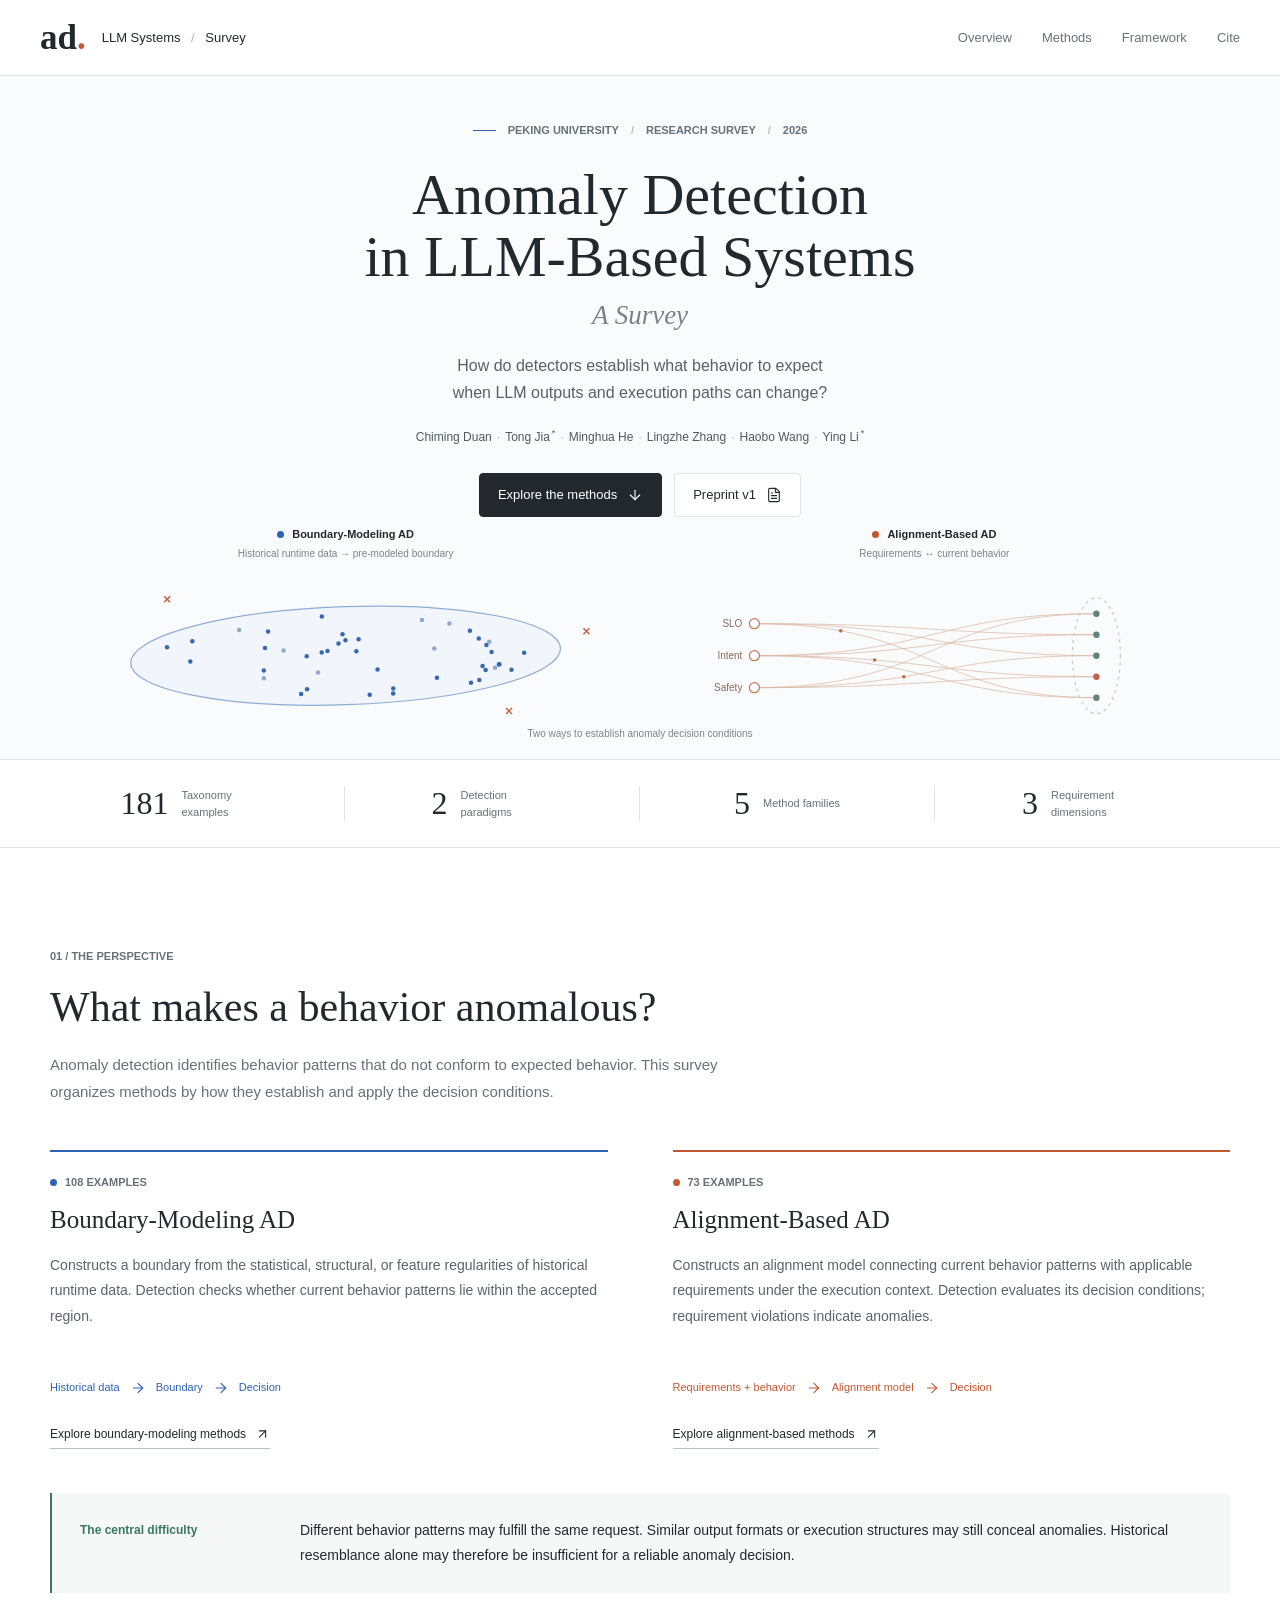
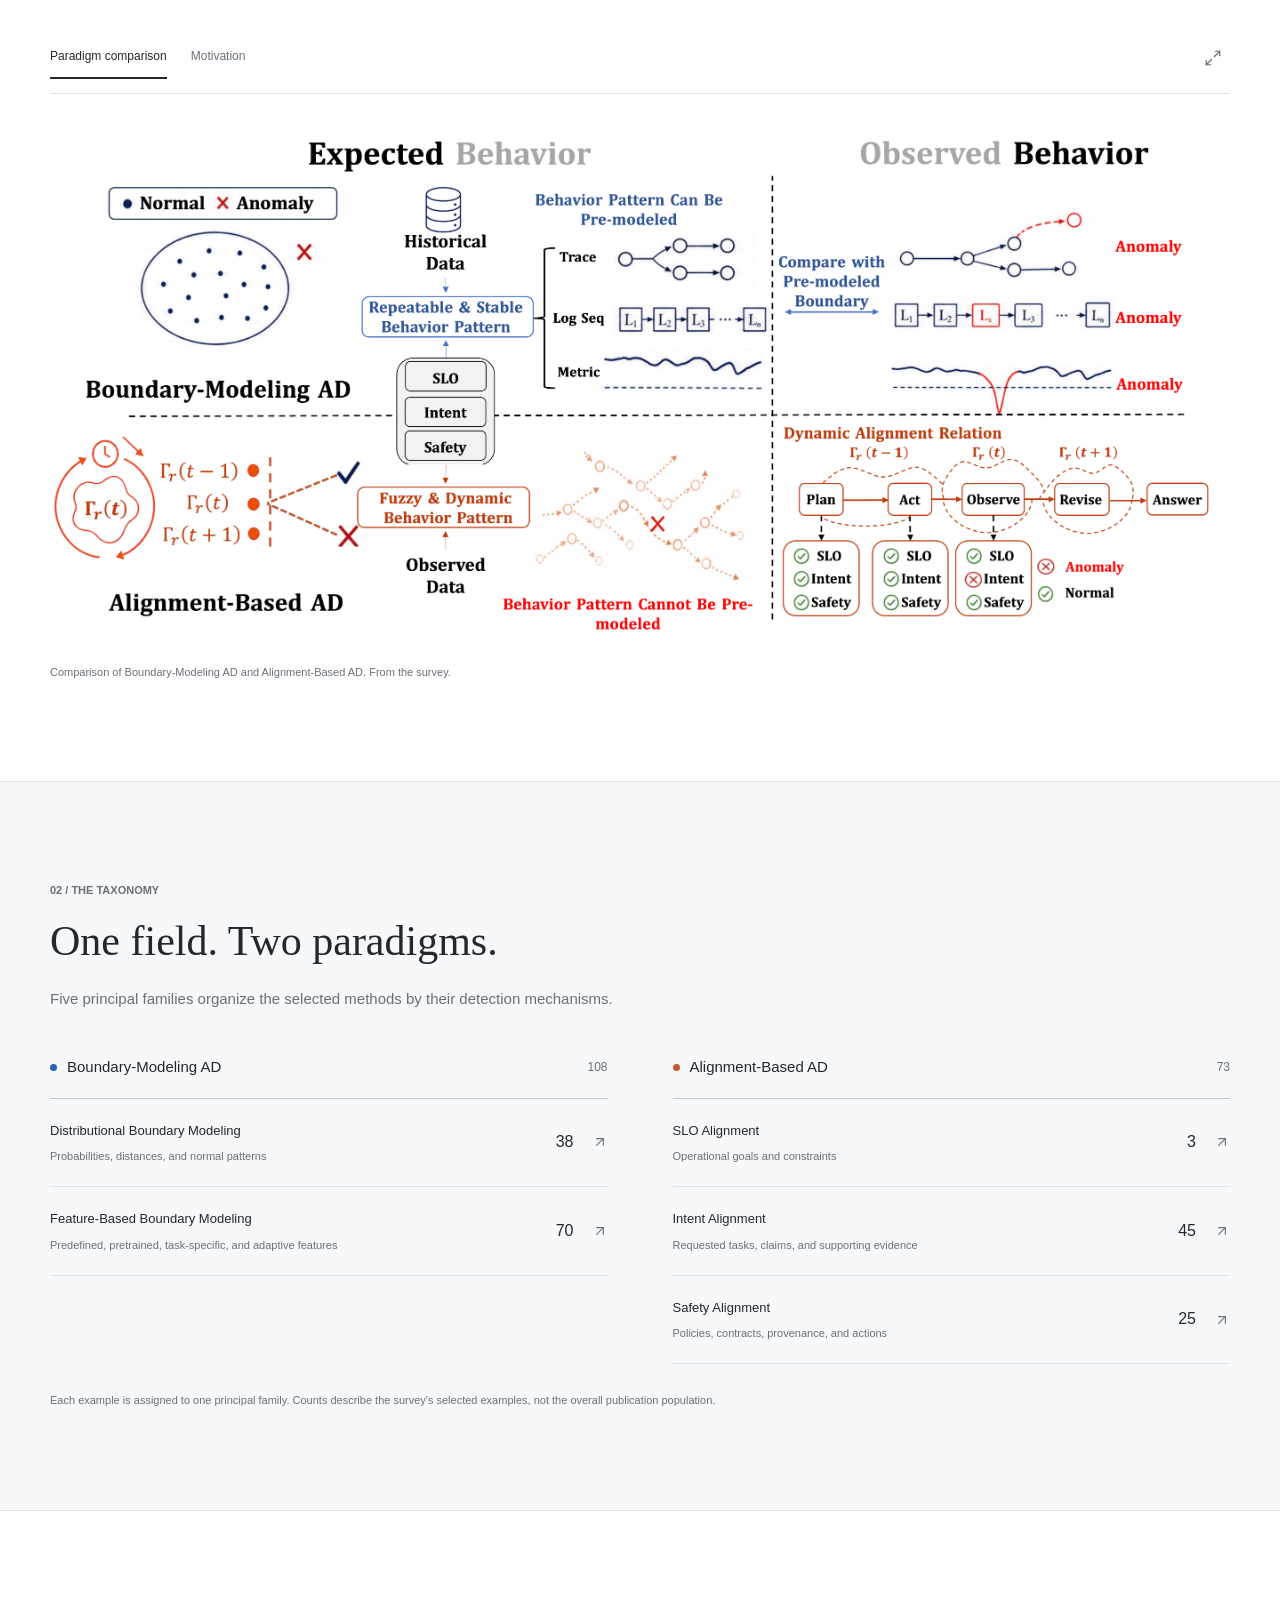
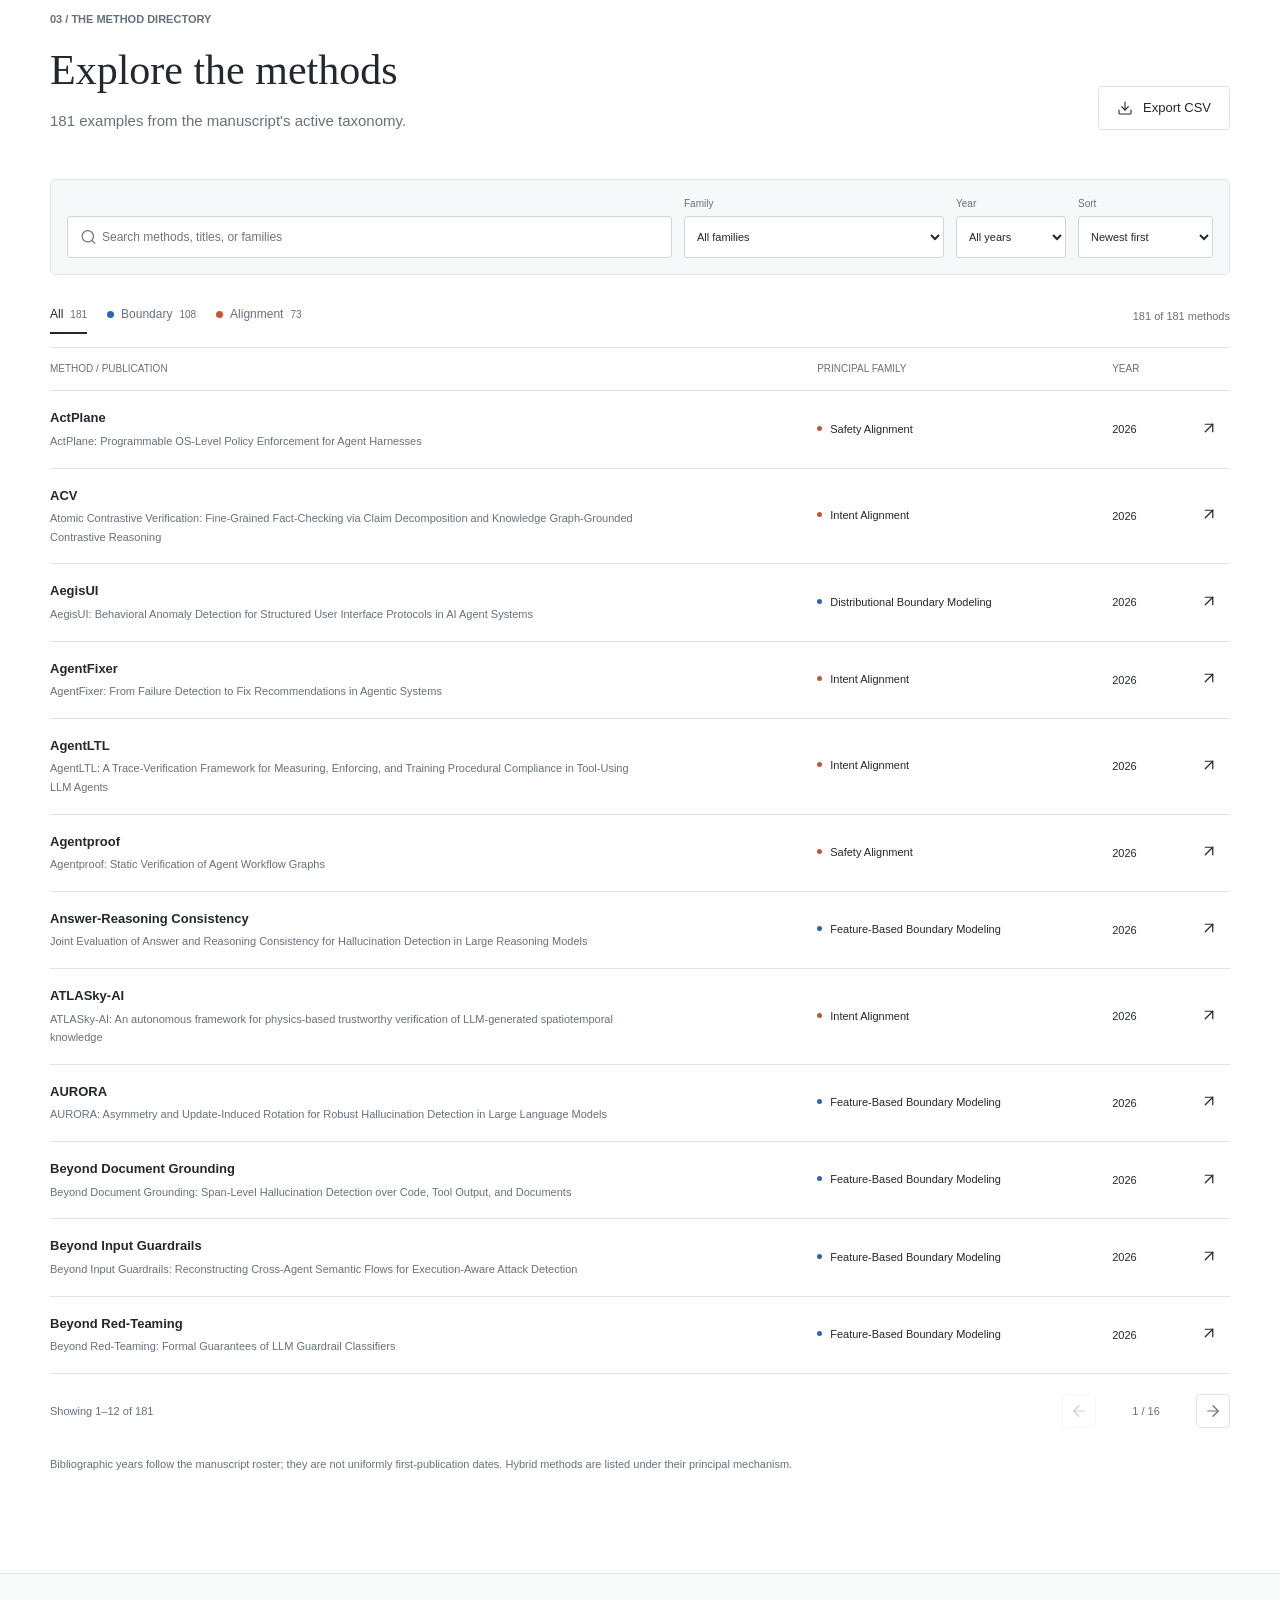
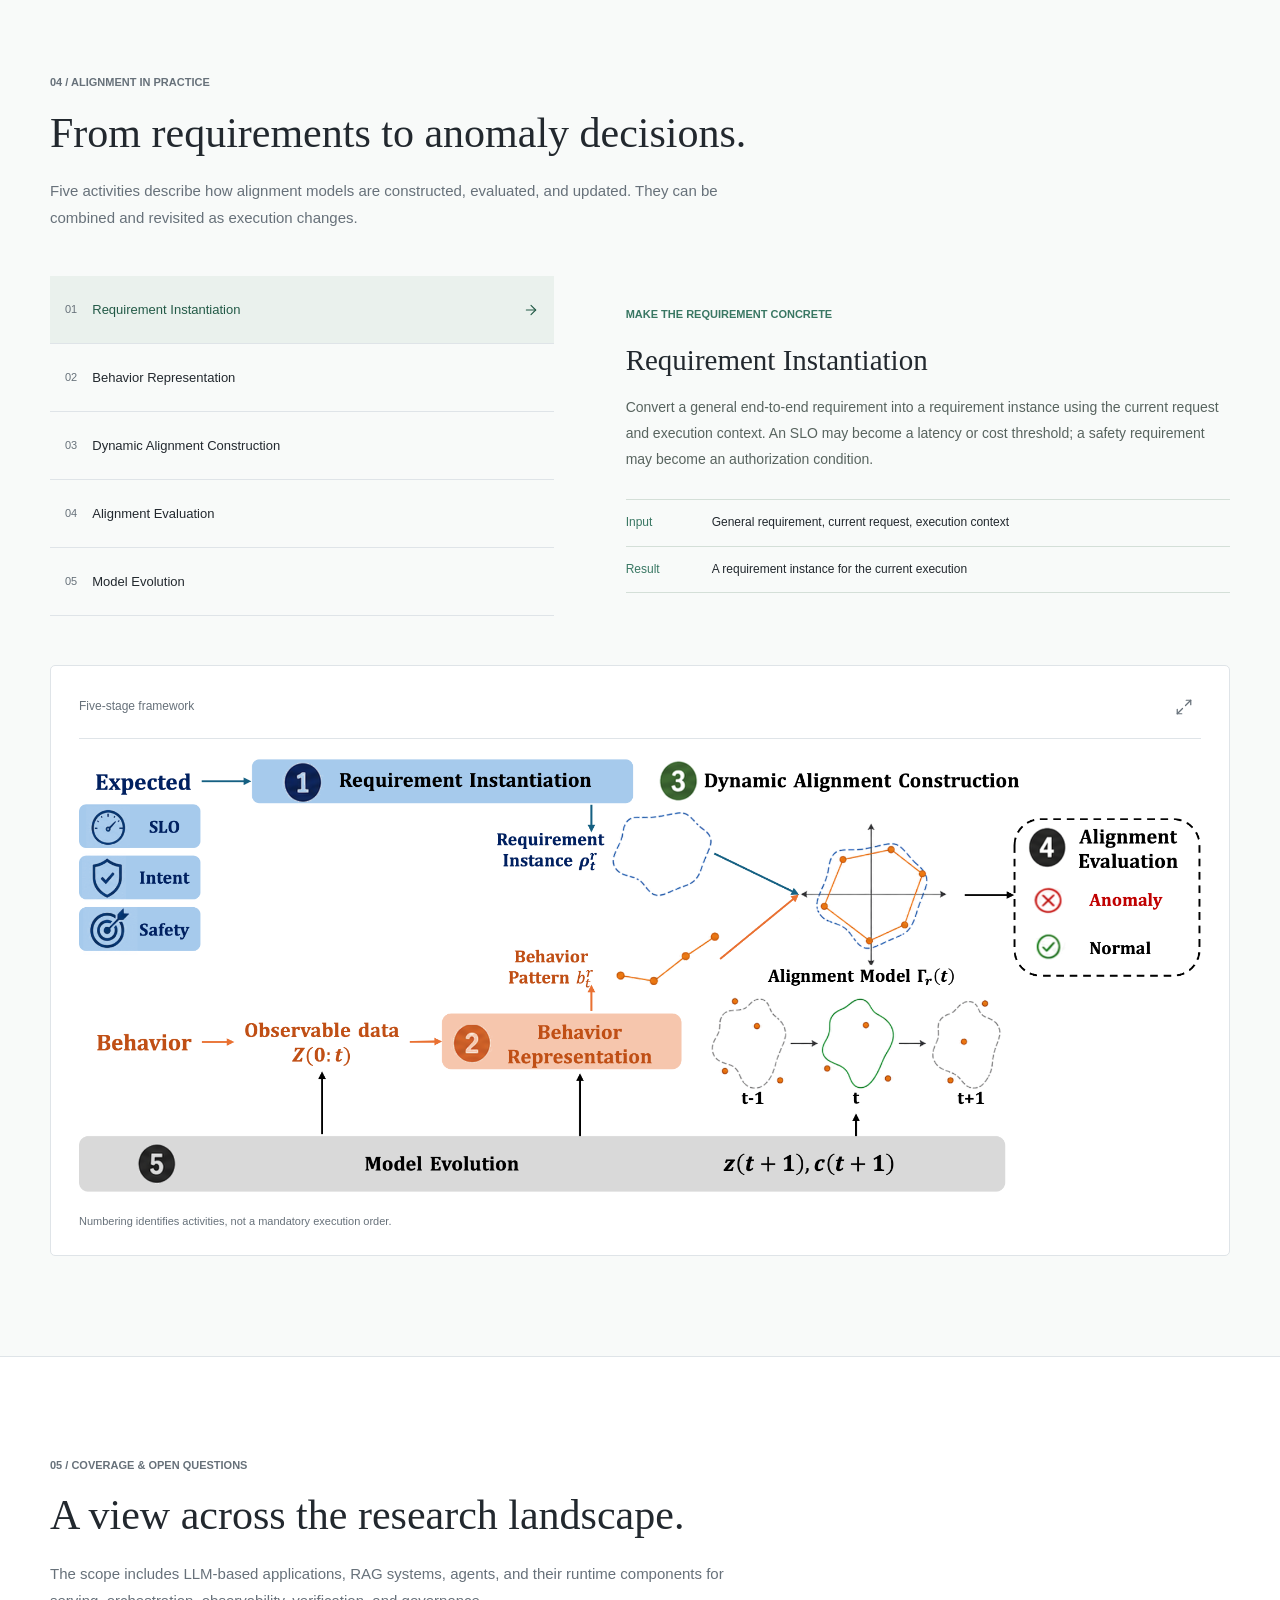
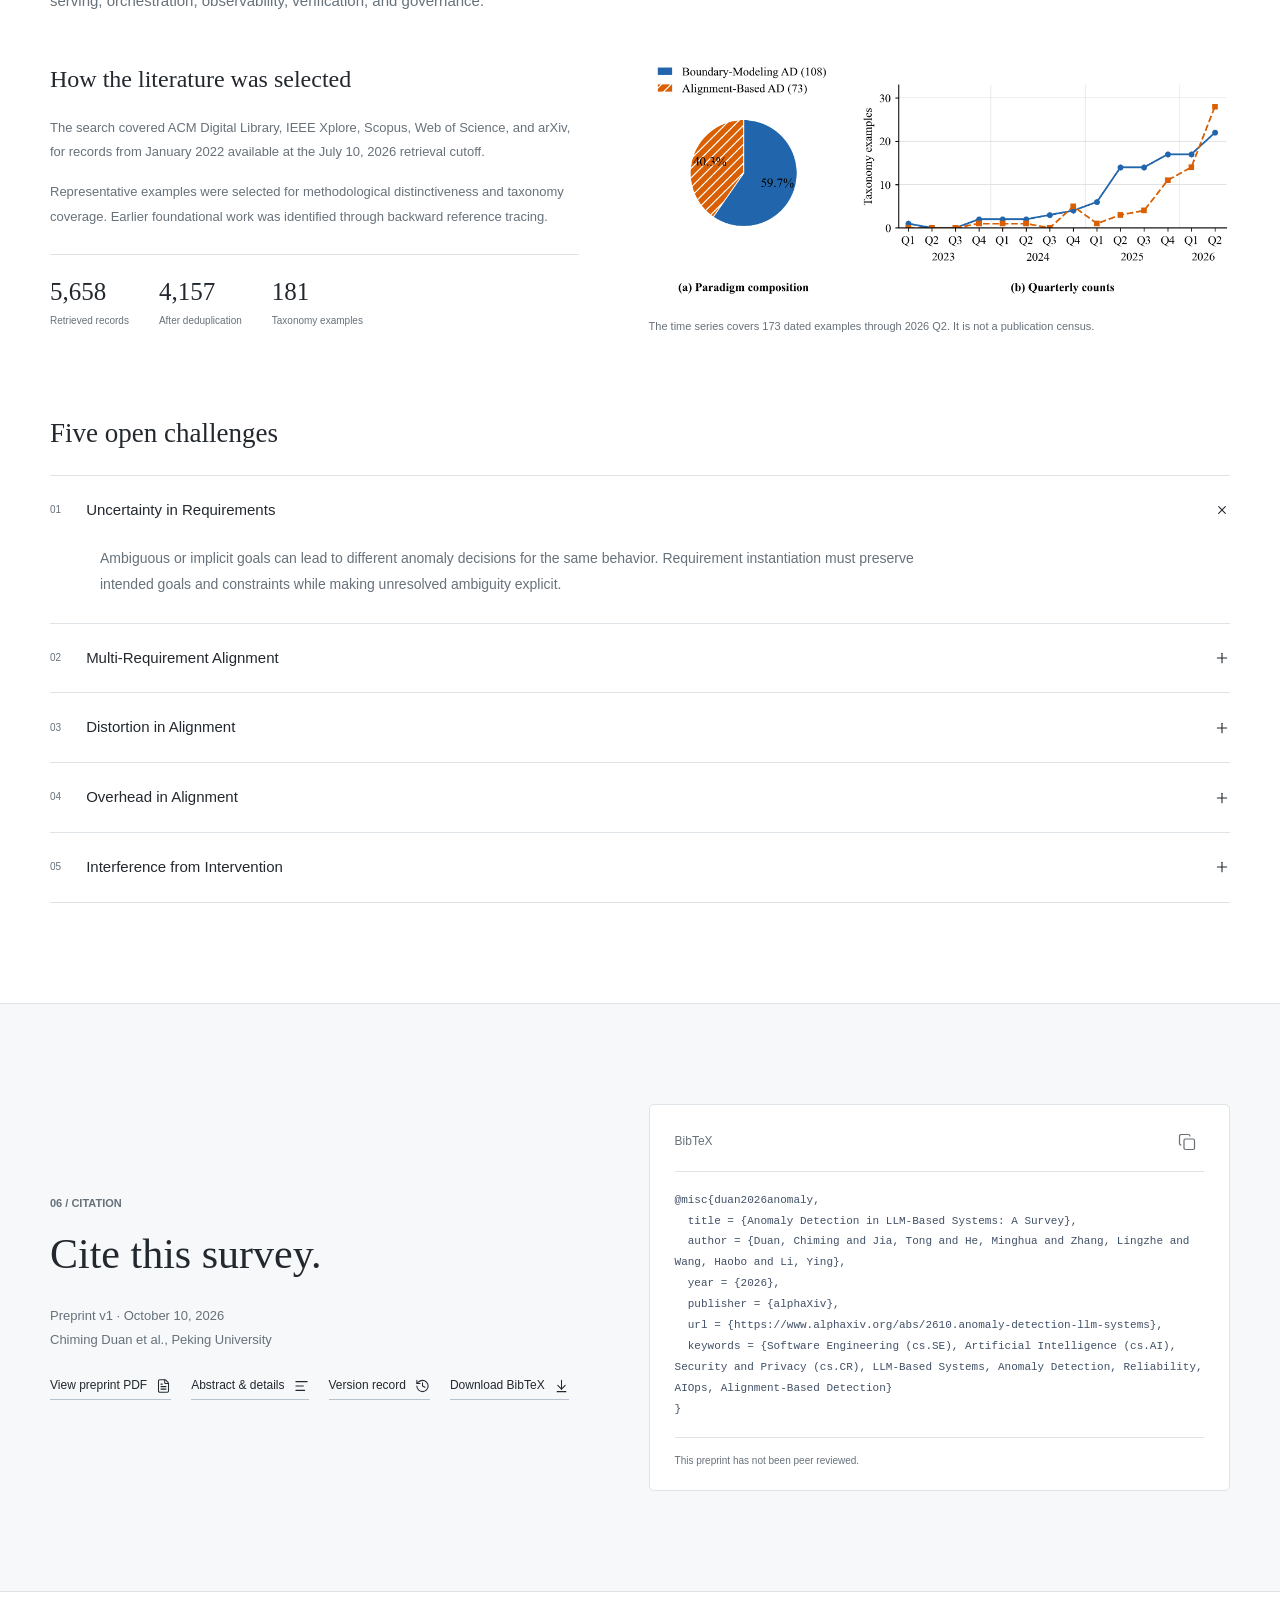
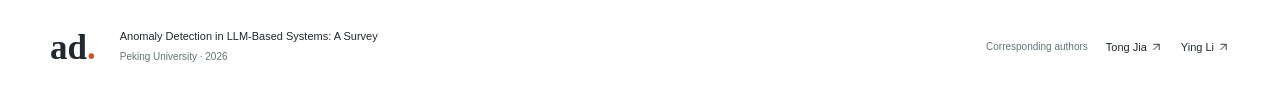
<file: index.html>
<!doctype html>
<html lang="en">
<head>
  <meta charset="utf-8">
  <meta name="viewport" content="width=device-width, initial-scale=1">
  <meta name="theme-color" content="#fafbfc">
  <title>Anomaly Detection in LLM-Based Systems: A Survey</title>
  <meta name="description" content="A survey of anomaly detection in LLM-based systems. Explore Boundary-Modeling AD, Alignment-Based AD, and 181 taxonomy examples.">
  <link rel="canonical" href="https://method-notes.github.io/LLM-Anomaly-Detection-Survey/">
  <meta name="robots" content="index, follow">
  <meta name="google-site-verification" content="Mm3dlLj4AvGV4RlKEh4NA2g-SsrfqBurDYgXTojWTMk">
  <meta property="og:title" content="Anomaly Detection in LLM-Based Systems: A Survey">
  <meta property="og:description" content="Two detection paradigms. Five method families. A research companion by Chiming Duan et al., Peking University.">
  <meta property="og:type" content="website">
  <meta property="og:url" content="https://method-notes.github.io/LLM-Anomaly-Detection-Survey/">
  <link rel="stylesheet" href="styles.css">
  <script src="assets/lucide.min.js" defer></script>
  <script src="assets/data.js" defer></script>
  <script src="app.js" defer></script>
</head>
<body>
  <a class="skip-link" href="#overview">Skip to content</a>
  <header class="site-header">
    <div class="nav-wrap">
      <a class="brand" href="#top" aria-label="Survey home"><span class="brand-mark">ad<span>.</span></span><span>LLM Systems<span class="brand-divider"> / </span>Survey</span></a>
      <nav aria-label="Main navigation">
        <a href="#overview">Overview</a><a href="#methods">Methods</a><a href="#framework">Framework</a><a href="#citation">Cite</a>
      </nav>
      <button class="icon-button menu-toggle" aria-label="Open navigation" aria-expanded="false" aria-controls="mobile-nav"><i data-lucide="menu"></i></button>
    </div>
    <nav id="mobile-nav" class="mobile-nav" aria-label="Mobile navigation" hidden><a href="#overview">Overview</a><a href="#methods">Methods</a><a href="#framework">Framework</a><a href="#citation">Citation</a></nav>
  </header>

  <main id="top">
    <section id="introduction" class="hero" aria-labelledby="paper-title">
      <canvas id="hero-canvas" aria-hidden="true"></canvas>
      <div class="hero-content container">
        <p class="eyebrow"><span class="small-line"></span> Peking University <span class="dot-separator">/</span> Research survey <span class="dot-separator">/</span> 2026</p>
        <h1 id="paper-title">Anomaly Detection<br>in LLM-Based Systems<span class="survey-subtitle">A Survey</span></h1>
        <p class="hero-description">How do detectors establish what behavior to expect<br class="desktop-break"> when LLM outputs and execution paths can change?</p>
        <p class="authors"><span class="author-name">Chiming Duan</span><span>·</span><span class="author-name">Tong Jia<sup>*</sup></span><span>·</span><span class="author-name">Minghua He</span><span>·</span><span class="author-name">Lingzhe Zhang</span><span>·</span><span class="author-name">Haobo Wang</span><span>·</span><span class="author-name">Ying Li<sup>*</sup></span></p>
        <div class="hero-actions"><a class="button primary" href="#methods">Explore the methods<i data-lucide="arrow-down"></i></a><a class="button secondary" href="assets/preprint-v1.pdf">Preprint v1<i data-lucide="file-text"></i></a></div>
      </div>
      <div class="scene-label scene-label-boundary"><span class="legend-mark blue"></span>Boundary-Modeling AD<small>Historical runtime data → pre-modeled boundary</small></div>
      <div class="scene-label scene-label-alignment"><span class="legend-mark orange"></span>Alignment-Based AD<small>Requirements ↔ current behavior</small></div>
      <p class="hero-bottom">Two ways to establish anomaly decision conditions</p>
    </section>

    <div class="stats-band"><div class="container stats-grid">
      <div><strong>181</strong><span>Taxonomy examples</span></div><div><strong>2</strong><span>Detection paradigms</span></div><div><strong>5</strong><span>Method families</span></div><div><strong>3</strong><span>Requirement dimensions</span></div>
    </div></div>

    <section id="overview" class="section container">
      <div class="section-heading"><p class="section-index">01 / The perspective</p><h2>What makes a behavior anomalous?</h2><p>Anomaly detection identifies behavior patterns that do not conform to expected behavior. This survey organizes methods by how they establish and apply the decision conditions.</p></div>
      <div class="paradigm-columns">
        <article class="paradigm boundary"><div class="paradigm-heading"><span class="legend-mark blue"></span><span class="overline">108 examples</span></div><h3>Boundary-Modeling AD</h3><p>Constructs a boundary from the statistical, structural, or feature regularities of historical runtime data. Detection checks whether current behavior patterns lie within the accepted region.</p><div class="flow-line"><span>Historical data</span><i data-lucide="arrow-right"></i><span>Boundary</span><i data-lucide="arrow-right"></i><span>Decision</span></div><a class="text-link" href="#methods" data-paradigm="Boundary-Modeling AD">Explore boundary-modeling methods<i data-lucide="arrow-up-right"></i></a></article>
        <article class="paradigm alignment"><div class="paradigm-heading"><span class="legend-mark orange"></span><span class="overline">73 examples</span></div><h3>Alignment-Based AD</h3><p>Constructs an alignment model connecting current behavior patterns with applicable requirements under the execution context. Detection evaluates its decision conditions; requirement violations indicate anomalies.</p><div class="flow-line"><span>Requirements + behavior</span><i data-lucide="arrow-right"></i><span>Alignment model</span><i data-lucide="arrow-right"></i><span>Decision</span></div><a class="text-link" href="#methods" data-paradigm="Alignment-Based AD">Explore alignment-based methods<i data-lucide="arrow-up-right"></i></a></article>
      </div>
      <div class="insight"><span class="insight-label">The central difficulty</span><p>Different behavior patterns may fulfill the same request. Similar output formats or execution structures may still conceal anomalies. Historical resemblance alone may therefore be insufficient for a reliable anomaly decision.</p></div>
      <figure class="paper-figure">
        <div class="figure-toolbar"><div class="figure-tabs" role="tablist" aria-label="Overview figures"><button role="tab" aria-selected="true" aria-controls="overview-figure" id="figure-tab-0" data-figure="paradigms">Paradigm comparison</button><button role="tab" aria-selected="false" aria-controls="overview-figure" id="figure-tab-1" data-figure="motivation" tabindex="-1">Motivation</button></div><button class="icon-button" id="expand-overview" aria-label="Expand overview figure" title="Expand figure"><i data-lucide="maximize-2"></i></button></div>
        <div id="overview-figure" role="tabpanel" aria-labelledby="figure-tab-0"><img id="overview-image" src="assets/paradigms.png" width="5307" height="2342" loading="lazy" alt="Comparison of Boundary-Modeling AD and Alignment-Based AD using expected and observed behavior."></div>
        <figcaption id="overview-caption">Comparison of Boundary-Modeling AD and Alignment-Based AD. From the survey.</figcaption>
      </figure>
    </section>

    <section class="taxonomy-band" aria-labelledby="taxonomy-title"><div class="container section">
      <div class="section-heading compact"><p class="section-index">02 / The taxonomy</p><h2 id="taxonomy-title">One field. Two paradigms.</h2><p>Five principal families organize the selected methods by their detection mechanisms.</p></div>
      <div class="taxonomy-groups">
        <div class="taxonomy-group"><h3><span class="legend-mark blue"></span>Boundary-Modeling AD<span>108</span></h3>
          <a class="family-row" href="#methods" data-family="Distributional Boundary Modeling"><span><strong>Distributional Boundary Modeling</strong><small>Probabilities, distances, and normal patterns</small></span><span class="family-count">38<i data-lucide="arrow-up-right"></i></span></a>
          <a class="family-row" href="#methods" data-family="Feature-Based Boundary Modeling"><span><strong>Feature-Based Boundary Modeling</strong><small>Predefined, pretrained, task-specific, and adaptive features</small></span><span class="family-count">70<i data-lucide="arrow-up-right"></i></span></a>
        </div>
        <div class="taxonomy-group"><h3><span class="legend-mark orange"></span>Alignment-Based AD<span>73</span></h3>
          <a class="family-row" href="#methods" data-family="SLO Alignment"><span><strong>SLO Alignment</strong><small>Operational goals and constraints</small></span><span class="family-count">3<i data-lucide="arrow-up-right"></i></span></a>
          <a class="family-row" href="#methods" data-family="Intent Alignment"><span><strong>Intent Alignment</strong><small>Requested tasks, claims, and supporting evidence</small></span><span class="family-count">45<i data-lucide="arrow-up-right"></i></span></a>
          <a class="family-row" href="#methods" data-family="Safety Alignment"><span><strong>Safety Alignment</strong><small>Policies, contracts, provenance, and actions</small></span><span class="family-count">25<i data-lucide="arrow-up-right"></i></span></a>
        </div>
      </div><p class="source-note">Each example is assigned to one principal family. Counts describe the survey's selected examples, not the overall publication population.</p>
    </div></section>

    <section id="methods" class="section container">
      <div class="section-heading heading-with-action"><div><p class="section-index">03 / The method directory</p><h2>Explore the methods</h2><p>181 examples from the manuscript's active taxonomy.</p></div><button class="button secondary" id="export-methods"><i data-lucide="download"></i>Export CSV</button></div>
      <form class="filter-bar" id="filters" role="search">
        <div class="search-field"><i data-lucide="search" aria-hidden="true"></i><label class="sr-only" for="search">Search methods, titles, or families</label><input type="search" id="search" placeholder="Search methods, titles, or families" autocomplete="off"><button type="button" class="icon-button" id="clear-search" aria-label="Clear search" title="Clear search" hidden><i data-lucide="x"></i></button></div>
        <div class="select-field"><label for="family-filter">Family</label><select id="family-filter"><option value="">All families</option><option>Distributional Boundary Modeling</option><option>Feature-Based Boundary Modeling</option><option>SLO Alignment</option><option>Intent Alignment</option><option>Safety Alignment</option></select></div>
        <div class="select-field"><label for="year-filter">Year</label><select id="year-filter"><option value="">All years</option><option>2026</option><option>2025</option><option>2024</option><option>2023</option><option>2022</option></select></div>
        <div class="select-field"><label for="sort-filter">Sort</label><select id="sort-filter"><option value="newest">Newest first</option><option value="oldest">Oldest first</option><option value="name">Name A–Z</option></select></div>
      </form>
      <div class="directory-meta"><div class="paradigm-filters" role="group" aria-label="Detection paradigm"><button type="button" aria-pressed="true" data-filter-paradigm="">All <span>181</span></button><button type="button" aria-pressed="false" data-filter-paradigm="Boundary-Modeling AD"><span class="legend-mark blue"></span>Boundary<span>108</span></button><button type="button" aria-pressed="false" data-filter-paradigm="Alignment-Based AD"><span class="legend-mark orange"></span>Alignment<span>73</span></button></div><p id="result-count" aria-live="polite"></p></div>
      <div class="methods-table-wrap"><table class="methods-table"><thead><tr><th scope="col">Method / publication</th><th scope="col">Principal family</th><th scope="col">Year</th><th scope="col"><span class="sr-only">Publication link</span></th></tr></thead><tbody id="method-rows"></tbody></table><div id="empty-state" hidden><i data-lucide="search-x"></i><h3>No matching methods</h3><p>Try a different title, year, or family.</p><button class="button secondary" id="reset-filters">Reset filters</button></div></div>
      <div class="pagination"><span id="page-info"></span><div><button class="icon-button" id="prev-page" aria-label="Previous page" title="Previous page"><i data-lucide="arrow-left"></i></button><span id="page-number"></span><button class="icon-button" id="next-page" aria-label="Next page" title="Next page"><i data-lucide="arrow-right"></i></button></div></div>
      <p class="source-note">Bibliographic years follow the manuscript roster; they are not uniformly first-publication dates. Hybrid methods are listed under their principal mechanism.</p>
      <noscript><p>The complete method directory is available as a <a href="assets/survey-methods.csv">CSV download</a>.</p></noscript>
    </section>

    <section id="framework" class="framework-band"><div class="section container">
      <div class="section-heading"><p class="section-index">04 / Alignment in practice</p><h2>From requirements to anomaly decisions.</h2><p>Five activities describe how alignment models are constructed, evaluated, and updated. They can be combined and revisited as execution changes.</p></div>
      <div class="framework-layout"><div class="stage-tabs" role="tablist" aria-label="Alignment framework activities" aria-orientation="vertical">
        <button role="tab" id="stage-0" aria-selected="true" aria-controls="stage-panel" data-stage="0"><span>01</span>Requirement Instantiation<i data-lucide="arrow-right"></i></button>
        <button role="tab" id="stage-1" aria-selected="false" aria-controls="stage-panel" data-stage="1" tabindex="-1"><span>02</span>Behavior Representation<i data-lucide="arrow-right"></i></button>
        <button role="tab" id="stage-2" aria-selected="false" aria-controls="stage-panel" data-stage="2" tabindex="-1"><span>03</span>Dynamic Alignment Construction<i data-lucide="arrow-right"></i></button>
        <button role="tab" id="stage-3" aria-selected="false" aria-controls="stage-panel" data-stage="3" tabindex="-1"><span>04</span>Alignment Evaluation<i data-lucide="arrow-right"></i></button>
        <button role="tab" id="stage-4" aria-selected="false" aria-controls="stage-panel" data-stage="4" tabindex="-1"><span>05</span>Model Evolution<i data-lucide="arrow-right"></i></button>
      </div><div class="stage-panel" id="stage-panel" role="tabpanel" aria-labelledby="stage-0" tabindex="0"><span class="overline" id="stage-kicker"></span><h3 id="stage-title"></h3><p id="stage-description"></p><dl><div><dt>Input</dt><dd id="stage-input"></dd></div><div><dt>Result</dt><dd id="stage-output"></dd></div></dl></div></div>
      <figure class="paper-figure framework-figure"><div class="figure-toolbar"><span>Five-stage framework</span><button class="icon-button" data-expand="framework" aria-label="Expand framework figure" title="Expand figure"><i data-lucide="maximize-2"></i></button></div><img src="assets/framework.png" width="4028" height="1567" loading="lazy" alt="Requirement instantiation and behavior representation feed dynamic alignment construction and alignment evaluation; model evolution updates information used by these activities."><figcaption>Numbering identifies activities, not a mandatory execution order.</figcaption></figure>
    </div></section>

    <section class="section container" id="scope">
      <div class="section-heading"><p class="section-index">05 / Coverage & open questions</p><h2>A view across the research landscape.</h2><p>The scope includes LLM-based applications, RAG systems, agents, and their runtime components for serving, orchestration, observability, verification, and governance.</p></div>
      <div class="coverage-layout"><div class="coverage-copy"><h3>How the literature was selected</h3><p>The search covered ACM Digital Library, IEEE Xplore, Scopus, Web of Science, and arXiv, for records from January 2022 available at the July 10, 2026 retrieval cutoff.</p><p>Representative examples were selected for methodological distinctiveness and taxonomy coverage. Earlier foundational work was identified through backward reference tracing.</p><div class="screening-stats"><div><strong>5,658</strong><span>Retrieved records</span></div><div><strong>4,157</strong><span>After deduplication</span></div><div><strong>181</strong><span>Taxonomy examples</span></div></div></div><figure class="coverage-figure"><button class="image-button" data-expand="statistics" aria-label="Expand publication statistics"><img src="assets/publication-statistics.png" loading="lazy" alt="Composition of 181 taxonomy examples and quarterly counts of 173 dated examples through 2026 Q2."></button><figcaption>The time series covers 173 dated examples through 2026 Q2. It is not a publication census.</figcaption></figure></div>
      <div class="challenges"><h3>Five open challenges</h3><details open><summary><span>01</span>Uncertainty in Requirements<i data-lucide="plus"></i></summary><p>Ambiguous or implicit goals can lead to different anomaly decisions for the same behavior. Requirement instantiation must preserve intended goals and constraints while making unresolved ambiguity explicit.</p></details><details><summary><span>02</span>Multi-Requirement Alignment<i data-lucide="plus"></i></summary><p>SLO, user intent, and safety requirements can interact or conflict. Evaluation must retain separate condition-level results and evidence; achieving one goal does not cancel a mandatory constraint violation.</p></details><details><summary><span>03</span>Distortion in Alignment<i data-lucide="plus"></i></summary><p>Mapping requirements and behavior into related representations may weaken features that reveal a violation. Representational similarity should not be mistaken for conformity to expected behavior.</p></details><details><summary><span>04</span>Overhead in Alignment<i data-lucide="plus"></i></summary><p>Evidence retrieval, inference, verification, and model updates incur runtime costs. Incremental updates and selective verification must be evaluated alongside detection effectiveness and delay.</p></details><details><summary><span>05</span>Interference from Intervention<i data-lucide="plus"></i></summary><p>Blocking, retrying, or replanning too early may interrupt useful reasoning and self-correction. Intervention should account for subsequent execution and final task outcomes.</p></details></div>
    </section>

    <section id="citation" class="citation-band"><div class="section container citation-layout"><div><p class="section-index">06 / Citation</p><h2>Cite this survey.</h2><p>Preprint v1 · October 10, 2026<br>Chiming Duan et al., Peking University</p><div class="citation-links"><a class="text-link" href="assets/preprint-v1.pdf">View preprint PDF<i data-lucide="file-text"></i></a><a class="text-link" href="abstract.html">Abstract &amp; details<i data-lucide="align-left"></i></a><a class="text-link" href="https://www.alphaxiv.org/abs/2610.anomaly-detection-llm-systems">Version record<i data-lucide="history"></i></a><a class="text-link" href="assets/survey.bib" download>Download BibTeX<i data-lucide="arrow-down-to-line"></i></a></div></div><div class="citation-code"><div class="figure-toolbar"><span>BibTeX</span><button class="icon-button" id="copy-citation" title="Copy citation" aria-label="Copy BibTeX citation"><i data-lucide="copy"></i></button></div><pre><code id="bibtex">@misc{duan2026anomaly,
  title = {Anomaly Detection in LLM-Based Systems: A Survey},
  author = {Duan, Chiming and Jia, Tong and He, Minghua and Zhang, Lingzhe and Wang, Haobo and Li, Ying},
  year = {2026},
  publisher = {alphaXiv},
  url = {https://www.alphaxiv.org/abs/2610.anomaly-detection-llm-systems},
  keywords = {Software Engineering (cs.SE), Artificial Intelligence (cs.AI), Security and Privacy (cs.CR), LLM-Based Systems, Anomaly Detection, Reliability, AIOps, Alignment-Based Detection}
}</code></pre><p>This preprint has not been peer reviewed.</p></div></div></section>
  </main>
  <footer class="container"><a class="brand-mark" href="#top" aria-label="Back to top">ad<span>.</span></a><p>Anomaly Detection in LLM-Based Systems: A Survey<br><span>Peking University · 2026</span></p><div><span>Corresponding authors</span><a href="mailto:jia.tong@pku.edu.cn">Tong Jia<i data-lucide="arrow-up-right"></i></a><a href="mailto:li.ying@pku.edu.cn">Ying Li<i data-lucide="arrow-up-right"></i></a></div></footer>
  <dialog id="figure-dialog" aria-labelledby="dialog-title"><div class="dialog-toolbar"><h2 id="dialog-title"></h2><div><a class="icon-button" id="download-figure" download aria-label="Download figure" title="Download figure"><i data-lucide="download"></i></a><button class="icon-button" id="close-dialog" aria-label="Close figure" title="Close figure"><i data-lucide="x"></i></button></div></div><div class="dialog-image"><img id="dialog-image" alt=""></div></dialog>
  <div class="toast" id="toast" role="status" hidden></div>
</body>
</html>
</file>
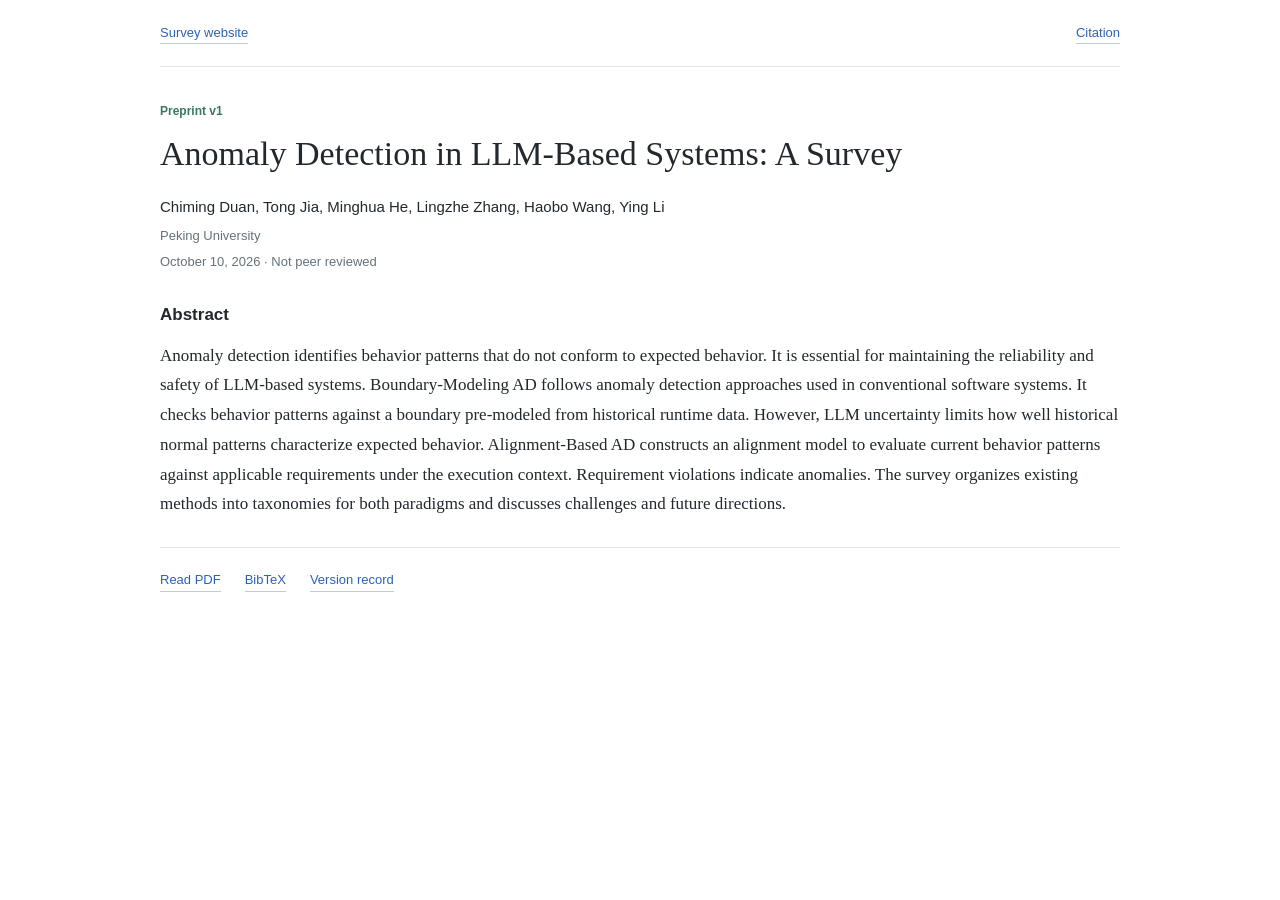
<file: abstract.html>
<!doctype html>
<html lang="en">
<head>
  <meta charset="utf-8">
  <meta name="viewport" content="width=device-width, initial-scale=1">
  <title>Anomaly Detection in LLM-Based Systems: A Survey</title>
  <meta name="description" content="Chiming Duan et al. survey anomaly detection in LLM-based systems, organizing methods into Boundary-Modeling AD and Alignment-Based AD. Preprint v1, 2026.">
  <meta name="robots" content="index, follow">
  <link rel="canonical" href="https://method-notes.github.io/LLM-Anomaly-Detection-Survey/abstract.html">
  <meta name="citation_title" content="Anomaly Detection in LLM-Based Systems: A Survey">
  <meta name="citation_author" content="Chiming Duan">
  <meta name="citation_author" content="Tong Jia">
  <meta name="citation_author" content="Minghua He">
  <meta name="citation_author" content="Lingzhe Zhang">
  <meta name="citation_author" content="Haobo Wang">
  <meta name="citation_author" content="Ying Li">
  <meta name="citation_publication_date" content="2026/10/10">
  <meta name="citation_online_date" content="2026/10/10">
  <meta name="citation_publisher" content="alphaXiv">
  <meta name="citation_pdf_url" content="https://method-notes.github.io/LLM-Anomaly-Detection-Survey/assets/preprint-v1.pdf">
  <meta name="citation_language" content="en">
  <meta property="og:type" content="article">
  <meta property="og:title" content="Anomaly Detection in LLM-Based Systems: A Survey">
  <meta property="og:description" content="A survey by Chiming Duan, Tong Jia, Minghua He, Lingzhe Zhang, Haobo Wang, and Ying Li. Preprint v1, October 10, 2026.">
  <meta property="og:url" content="https://method-notes.github.io/LLM-Anomaly-Detection-Survey/abstract.html">
  <link rel="stylesheet" href="abstract.css">
  <script type="application/ld+json">
  {
    "@context": "https://schema.org",
    "@type": "ScholarlyArticle",
    "@id": "https://method-notes.github.io/LLM-Anomaly-Detection-Survey/abstract.html#article",
    "headline": "Anomaly Detection in LLM-Based Systems: A Survey",
    "name": "Anomaly Detection in LLM-Based Systems: A Survey",
    "author": [
      {"@type": "Person", "name": "Chiming Duan"},
      {"@type": "Person", "name": "Tong Jia"},
      {"@type": "Person", "name": "Minghua He"},
      {"@type": "Person", "name": "Lingzhe Zhang"},
      {"@type": "Person", "name": "Haobo Wang"},
      {"@type": "Person", "name": "Ying Li"}
    ],
    "datePublished": "2026-10-10",
    "version": "1",
    "creativeWorkStatus": "Preprint",
    "isAccessibleForFree": true,
    "inLanguage": "en",
    "url": "https://method-notes.github.io/LLM-Anomaly-Detection-Survey/abstract.html",
    "mainEntityOfPage": "https://method-notes.github.io/LLM-Anomaly-Detection-Survey/abstract.html",
    "sameAs": "https://www.alphaxiv.org/abs/2610.anomaly-detection-llm-systems",
    "publisher": {"@type": "Organization", "name": "alphaXiv"},
    "keywords": ["anomaly detection", "LLM-based systems", "Boundary-Modeling AD", "Alignment-Based AD", "survey"],
    "abstract": "Anomaly detection identifies behavior patterns that do not conform to expected behavior. It is essential for maintaining the reliability and safety of LLM-based systems. Boundary-Modeling AD follows anomaly detection approaches used in conventional software systems. It checks behavior patterns against a boundary pre-modeled from historical runtime data. However, LLM uncertainty limits how well historical normal patterns characterize expected behavior. Alignment-Based AD constructs an alignment model to evaluate current behavior patterns against applicable requirements under the execution context. Requirement violations indicate anomalies. The survey organizes existing methods into taxonomies for both paradigms and discusses challenges and future directions.",
    "encoding": {
      "@type": "MediaObject",
      "encodingFormat": "application/pdf",
      "contentUrl": "https://method-notes.github.io/LLM-Anomaly-Detection-Survey/assets/preprint-v1.pdf"
    }
  }
  </script>
</head>
<body>
  <header class="site-nav"><a href="./">Survey website</a><a href="./#citation">Citation</a></header>
  <main>
    <article>
      <p class="status">Preprint v1</p>
      <h1 class="citation_title">Anomaly Detection in LLM-Based Systems: A Survey</h1>
      <p class="citation_author">Chiming Duan, Tong Jia, Minghua He, Lingzhe Zhang, Haobo Wang, Ying Li</p>
      <p class="affiliation">Peking University</p>
      <p class="date"><time datetime="2026-10-10">October 10, 2026</time> &middot; Not peer reviewed</p>
      <section aria-labelledby="abstract-heading">
        <h2 id="abstract-heading">Abstract</h2>
        <p id="abstract-text">Anomaly detection identifies behavior patterns that do not conform to expected behavior. It is essential for maintaining the reliability and safety of LLM-based systems. Boundary-Modeling AD follows anomaly detection approaches used in conventional software systems. It checks behavior patterns against a boundary pre-modeled from historical runtime data. However, LLM uncertainty limits how well historical normal patterns characterize expected behavior. Alignment-Based AD constructs an alignment model to evaluate current behavior patterns against applicable requirements under the execution context. Requirement violations indicate anomalies. The survey organizes existing methods into taxonomies for both paradigms and discusses challenges and future directions.</p>
      </section>
      <nav class="paper-links" aria-label="Paper resources">
        <a href="assets/preprint-v1.pdf">Read PDF</a>
        <a href="assets/survey.bib" download>BibTeX</a>
        <a href="https://www.alphaxiv.org/abs/2610.anomaly-detection-llm-systems">Version record</a>
      </nav>
    </article>
  </main>
</body>
</html>
</file>
<file: styles.css>
:root{--ink:#22282e;--muted:#67717a;--line:#dfe4e8;--paper:#fff;--tint:#f6f8fa;--blue:#2d62b5;--blue-soft:#edf3fc;--orange:#c35731;--orange-soft:#fcf1ec;--green:#397763;--serif:Georgia,'Times New Roman',serif;--sans:Inter,-apple-system,BlinkMacSystemFont,'Segoe UI',sans-serif}
*{box-sizing:border-box;letter-spacing:0}html{scroll-behavior:smooth;scroll-padding-top:96px}body{margin:0;color:var(--ink);background:var(--paper);font-family:var(--sans);font-size:16px;line-height:1.65}a{color:inherit;text-decoration:none}button,input,select{font:inherit}button,a,input,select,summary{-webkit-tap-highlight-color:transparent}button{cursor:pointer}button:disabled{cursor:default;opacity:.32}button{color:inherit}button:focus-visible,a:focus-visible,input:focus-visible,select:focus-visible,summary:focus-visible,[tabindex]:focus-visible{outline:3px solid #3678d4;outline-offset:4px}svg{width:18px;height:18px;stroke-width:1.65;flex-shrink:0}img{display:block;max-width:100%;height:auto}h1,h2,h3,p{margin:0}h1,h2,h3{font-weight:500}h2{font-family:var(--serif);font-size:42px;line-height:1.18}h3{font-size:21px;line-height:1.35}p{overflow-wrap:break-word}button,select{border-radius:4px}[hidden]{display:none!important}.container{max-width:1180px;margin-inline:auto;width:calc(100% - 96px)}.section{padding-block:100px}.sr-only{position:absolute;width:1px;height:1px;overflow:hidden;clip:rect(0,0,0,0);white-space:nowrap}.skip-link{position:fixed;z-index:100;top:8px;left:8px;padding:10px 20px;background:white;transform:translateY(-180%)}.skip-link:focus{transform:none}.site-header{height:76px;position:sticky;top:0;background:#fffefcf5;background:rgba(255,255,255,.96);z-index:20;border-bottom:1px solid var(--line)}.nav-wrap{max-width:1440px;width:calc(100% - 80px);height:100%;margin:auto;display:flex;align-items:center;justify-content:space-between;gap:24px}.brand{display:flex;align-items:center;gap:16px;font-size:13px;font-weight:500;white-space:nowrap}.brand-mark{font-family:var(--serif);font-size:35px;font-weight:700;line-height:1}.brand-mark span{color:var(--orange)}.brand-divider{color:#aab1b8;margin-inline:7px}.nav-wrap nav{display:flex;gap:30px;font-size:13px;color:var(--muted)}.nav-wrap nav a{padding:24px 0;position:relative}.nav-wrap nav a:hover,.nav-wrap nav a.active{color:var(--ink)}.nav-wrap nav a.active:after{content:'';height:2px;background:var(--blue);position:absolute;bottom:12px;left:0;right:0}.header-paper{display:flex;align-items:center;gap:9px;font-size:13px}.header-paper svg:last-child{width:14px}.menu-toggle{display:none!important}.mobile-nav{position:absolute;top:63px;left:0;right:0;background:#fff;box-shadow:0 12px 18px #16212c0c;padding:10px 24px;border-bottom:1px solid var(--line)}.mobile-nav a{display:block;padding:12px 0}
.hero{position:relative;text-align:center;overflow:hidden;background:#fafbfc}.hero-content{position:relative;z-index:2;padding-top:46px;padding-bottom:242px;pointer-events:none}.hero-content a{pointer-events:auto}.eyebrow,.section-index,.overline{font-size:11px;font-weight:600;text-transform:uppercase;letter-spacing:0;line-height:1.5}.eyebrow{display:flex;align-items:center;justify-content:center;gap:12px;color:var(--muted);margin-bottom:25px}.small-line{width:23px;height:1px;background:var(--blue)}.dot-separator{color:#b5bdc4}h1{font-family:var(--serif);font-size:58px;line-height:1.07;font-weight:400}.survey-subtitle{display:block;font-size:27px;font-style:italic;color:#7a8289;margin-top:13px}.hero-description{font-size:16px;line-height:1.65;margin-top:24px;color:#58616a}.authors{font-size:12px;margin-top:20px;color:#4f5962}.authors span{color:#a9b1b8;margin:0 5px}.authors sup{font-size:9px;margin-left:2px}.hero-actions{display:flex;justify-content:center;gap:12px;margin-top:25px}.button{display:inline-flex;align-items:center;justify-content:center;gap:10px;min-height:44px;padding:11px 18px;font-size:13px;font-weight:500;line-height:1.4;border:1px solid var(--line);border-radius:4px;transition:background .15s,border-color .15s;white-space:normal;text-align:center}.button.primary{background:var(--ink);color:#fff;border-color:var(--ink)}.button.primary:hover{background:#3e4852}.button.secondary{background:#fff}.button.secondary:hover{border-color:#aebac6;background:#f8fafc}.button svg{width:16px;height:16px}.hero canvas{position:absolute;left:0;bottom:0;width:100%;height:246px}.scene-label{position:absolute;z-index:1;bottom:190px;font-size:11px;font-weight:600;width:44%;line-height:1.4;display:block}.scene-label .legend-mark{display:inline-block;margin-right:8px}.scene-label small{display:block;font-size:10px;font-weight:400;color:#7a838c;margin-top:5px}.scene-label-boundary{left:5%}.scene-label-alignment{right:5%}.hero-bottom{position:absolute;bottom:17px;left:0;right:0;font-size:10px;color:#7c858d}.legend-mark{width:7px;height:7px;border-radius:50%;display:block;flex-shrink:0}.blue{background:var(--blue)}.orange{background:var(--orange)}.stats-band{border-top:1px solid var(--line);border-bottom:1px solid var(--line)}.stats-grid{display:grid;grid-template-columns:repeat(4,1fr);padding-block:26px}.stats-grid>div{display:flex;justify-content:center;align-items:center;gap:13px;border-right:1px solid var(--line)}.stats-grid>div:last-child{border:0}.stats-grid strong{font:400 32px/1.1 var(--serif);font-variant-numeric:tabular-nums}.stats-grid span{font-size:11px;color:var(--muted);line-height:1.5;max-width:92px}
.section-heading{max-width:710px;margin-bottom:45px}.section-index{color:var(--muted);margin-bottom:18px}.section-heading h2{margin-bottom:19px}.section-heading>p:last-child,.section-heading>div>p:last-child{color:var(--muted);font-size:15px;line-height:1.8}.paradigm-columns{display:grid;grid-template-columns:1fr 1fr;gap:65px}.paradigm{border-top:2px solid var(--blue);padding-top:22px}.paradigm.alignment{border-color:var(--orange)}.paradigm-heading{display:flex;align-items:center;gap:8px;color:var(--muted);margin-bottom:12px}.paradigm h3{font-size:25px;font-family:var(--serif);margin-bottom:16px}.paradigm p{font-size:14px;line-height:1.85;color:#59636c;min-height:103px}.flow-line{display:flex;align-items:center;gap:10px;padding-block:23px;font-size:11px;line-height:1.4}.boundary .flow-line{color:var(--blue)}.alignment .flow-line{color:var(--orange)}.flow-line svg{width:16px}.text-link{display:inline-flex;align-items:center;gap:9px;font-size:12px;font-weight:500;border-bottom:1px solid #b8c2cc;padding-bottom:4px;line-height:1.6}.text-link:hover{color:var(--blue);border-color:var(--blue)}.text-link svg{width:15px}.insight{display:grid;grid-template-columns:190px 1fr;gap:30px;border-left:2px solid var(--green);background:#f5f8f7;padding:25px 28px;margin-block:44px}.insight-label{font-size:12px;font-weight:600;color:var(--green);padding-top:3px}.insight p{font-size:14px;line-height:1.8}.paper-figure{margin:40px 0 0}.figure-toolbar{display:flex;align-items:center;justify-content:space-between;gap:12px;border-bottom:1px solid var(--line);padding-bottom:14px;margin-bottom:28px;min-height:45px;font-size:12px;color:var(--muted)}.figure-tabs{display:flex;gap:24px}.figure-tabs button{border:0;background:transparent;border-bottom:2px solid transparent;border-radius:0;padding:10px 0;color:var(--muted);font-size:12px}.figure-tabs button[aria-selected=true]{border-color:var(--ink);color:var(--ink)}.icon-button{width:34px;height:34px;display:inline-flex;align-items:center;justify-content:center;background:transparent;border:1px solid transparent;border-radius:4px;padding:7px;flex-shrink:0}.icon-button:hover:not(:disabled){background:#edf1f5;border-color:var(--line)}.paper-figure img{margin:auto;max-height:530px;object-fit:contain;width:100%;background:white}.paper-figure [role=tabpanel]{min-height:230px}figcaption{font-size:11px;line-height:1.7;color:var(--muted);margin-top:20px}.taxonomy-band{background:var(--tint);border-block:1px solid var(--line)}.taxonomy-groups{display:grid;grid-template-columns:1fr 1fr;gap:65px}.taxonomy-group h3{font-size:15px;display:flex;align-items:center;gap:10px;padding-bottom:20px;border-bottom:1px solid #bdc9d4}.taxonomy-group h3>span:last-child{margin-left:auto;color:var(--muted);font-size:12px}.family-row{display:flex;align-items:center;justify-content:space-between;gap:20px;padding:21px 0;border-bottom:1px solid var(--line);transition:color .15s}.family-row:hover{color:var(--blue)}.family-row strong{font-size:13px;font-weight:500;display:block}.family-row small{display:block;font-size:11px;color:var(--muted);margin-top:6px}.family-count{display:flex;align-items:center;gap:18px;font-size:16px;font-variant-numeric:tabular-nums}.family-count svg{width:16px;color:var(--muted)}.source-note{font-size:11px;line-height:1.7;color:var(--muted);margin-top:27px;max-width:860px}.heading-with-action{max-width:none;display:flex;justify-content:space-between;align-items:flex-end;gap:25px}.heading-with-action h2{margin-bottom:12px}.heading-with-action .button{flex-shrink:0;margin-bottom:4px}.filter-bar{display:grid;grid-template-columns:minmax(260px,1fr) minmax(180px,260px) 110px 135px;gap:12px;background:var(--tint);padding:16px;margin:0;border:1px solid var(--line);border-radius:5px}.search-field{position:relative;display:flex;align-items:center;background:#fff;border:1px solid #cfd7de;border-radius:3px;min-width:0;align-self:end;height:42px}.search-field>svg{position:absolute;left:12px;color:var(--muted);width:17px}.search-field input{border:0;background:transparent;width:100%;height:100%;padding:10px 34px;font-size:12px;min-width:0;color:var(--ink)}.search-field input::-webkit-search-cancel-button{display:none}.search-field .icon-button{position:absolute;right:2px;width:28px;height:28px}.select-field{min-width:0}.select-field label{display:block;font-size:10px;color:var(--muted);line-height:1.5;margin-bottom:5px}.select-field select{width:100%;height:42px;background-color:#fff;border:1px solid #cfd7de;border-radius:3px;color:var(--ink);font-size:11px;padding:0 8px;min-width:0}.directory-meta{display:flex;justify-content:space-between;align-items:center;gap:18px;margin:23px 0 13px}.directory-meta p{font-size:11px;color:var(--muted);white-space:nowrap}.paradigm-filters{display:flex;gap:20px;align-items:center;flex-wrap:wrap}.paradigm-filters button{display:flex;align-items:center;justify-content:center;gap:7px;border:0;border-bottom:2px solid transparent;border-radius:0;background:none;padding:7px 0;font-size:12px;color:var(--muted)}.paradigm-filters button[aria-pressed=true]{border-color:var(--ink);color:var(--ink)}.paradigm-filters button>span:not(.legend-mark){font-size:10px;color:var(--muted)}.methods-table{border-collapse:collapse;width:100%;table-layout:fixed;text-align:left}.methods-table th{font-size:10px;text-transform:uppercase;font-weight:500;color:var(--muted);border-block:1px solid var(--line);padding:13px 12px}.methods-table th:first-child{width:64%;padding-left:0}.methods-table th:nth-child(2){width:25%}.methods-table th:nth-child(3){width:7%}.methods-table th:last-child{width:4%;padding-right:0}.methods-table td{padding:17px 12px;border-bottom:1px solid var(--line);vertical-align:middle}.methods-table td:first-child{padding-left:0}.methods-table td:last-child{padding-right:0}.methods-table tbody tr:hover{background:#fafbfc}.method-name{font-size:13px;font-weight:600;line-height:1.5;display:block}.method-name:hover{text-decoration:underline;text-underline-offset:3px;color:var(--blue)}.method-title{font-size:11px;line-height:1.7;color:var(--muted);margin-top:4px;max-width:600px;overflow-wrap:anywhere}.method-note{font-size:10px;color:var(--green);margin-top:5px}.family-label{display:flex;align-items:flex-start;gap:8px;font-size:11px;line-height:1.6}.family-label .legend-mark{margin-top:5px;width:5px;height:5px}.method-year{font-size:11px;font-variant-numeric:tabular-nums}.methods-table .icon-button{width:28px;height:28px;padding:5px}.pagination{display:flex;justify-content:space-between;align-items:center;padding-top:20px;color:var(--muted);font-size:11px}.pagination>div{display:flex;align-items:center;gap:12px}.pagination #page-number{width:76px;text-align:center}.pagination .icon-button{border-color:var(--line)}#empty-state{text-align:center;padding:65px 20px;border-bottom:1px solid var(--line)}#empty-state>svg{width:28px;height:28px;color:var(--muted);margin-bottom:12px}#empty-state h3{font-size:18px}#empty-state p{font-size:13px;color:var(--muted);margin:10px 0 20px}
.framework-band{background:#f8faf9;border-block:1px solid var(--line)}.framework-layout{display:grid;grid-template-columns:1fr 1.2fr;gap:72px;margin-top:45px}.stage-tabs{display:flex;flex-direction:column}.stage-tabs button{display:flex;align-items:center;gap:15px;text-align:left;min-height:68px;padding:18px 15px;border:0;border-bottom:1px solid var(--line);background:transparent;border-radius:0;font-size:13px;line-height:1.45}.stage-tabs button>span{font-size:11px;color:var(--muted);font-variant-numeric:tabular-nums}.stage-tabs button>svg{margin-left:auto;opacity:0;width:16px}.stage-tabs button[aria-selected=true]{background:#eaf1ed;color:#235a47}.stage-tabs button[aria-selected=true]>svg{opacity:1}.stage-tabs button:hover{background:#eff4f1}.stage-panel{padding:24px 0;min-height:340px}.stage-panel .overline{color:var(--green)}.stage-panel h3{font:400 29px/1.25 var(--serif);margin:15px 0 17px}.stage-panel p{font-size:14px;line-height:1.85;color:#58645f}.stage-panel dl{margin:26px 0 0;border-top:1px solid #d4dfd8}.stage-panel dl>div{display:grid;grid-template-columns:70px 1fr;gap:16px;border-bottom:1px solid #d4dfd8;padding:13px 0;font-size:12px}.stage-panel dt{color:var(--green)}.stage-panel dd{margin:0}.framework-figure{margin-top:48px;background:#fff;padding:24px 28px;border:1px solid var(--line);border-radius:5px}.framework-figure .figure-toolbar{margin-bottom:16px}.coverage-layout{display:grid;grid-template-columns:1fr 1.1fr;gap:70px;align-items:center}.coverage-copy h3{font:400 24px/1.3 var(--serif);margin-bottom:20px}.coverage-copy p{font-size:13px;line-height:1.9;color:var(--muted);margin-bottom:15px}.screening-stats{display:flex;gap:30px;border-top:1px solid var(--line);padding-top:22px;margin-top:25px}.screening-stats strong{font:400 25px/1.2 var(--serif);display:block}.screening-stats span{font-size:10px;color:var(--muted);display:block;margin-top:6px}.coverage-figure{margin:0}.image-button{display:block;width:100%;background:none;border:0;padding:0;cursor:zoom-in}.challenges{margin-top:80px}.challenges>h3{font:400 27px/1.3 var(--serif);padding-bottom:24px;border-bottom:1px solid var(--line)}details{border-bottom:1px solid var(--line)}summary{display:flex;align-items:center;gap:25px;list-style:none;padding:22px 0;font-size:15px;cursor:pointer}summary::-webkit-details-marker{display:none}summary>span{font-size:10px;color:var(--muted);font-variant-numeric:tabular-nums}summary>svg{margin-left:auto;width:16px;transition:transform .2s}details[open] summary>svg{transform:rotate(45deg)}details>p{padding:0 50px 25px;max-width:920px;font-size:14px;color:var(--muted);line-height:1.9}.citation-band{background:var(--tint);border-block:1px solid var(--line)}.citation-layout{display:grid;grid-template-columns:1fr 1.1fr;gap:70px;align-items:center}.citation-layout h2{margin-bottom:25px}.citation-layout>div>p:not(.section-index){font-size:13px;line-height:1.8;color:var(--muted)}.citation-links{display:flex;align-items:center;gap:20px;margin-top:25px;flex-wrap:wrap}.citation-code{min-width:0;background:white;border:1px solid var(--line);border-radius:5px;padding:20px 25px}.citation-code .figure-toolbar{margin-bottom:18px;padding-bottom:12px}.citation-code pre{white-space:pre-wrap;overflow-wrap:anywhere;font:11px/1.9 'SFMono-Regular',Consolas,'Liberation Mono',monospace;margin:0;color:#405066}.citation-code p{font-size:10px!important;color:var(--muted);border-top:1px solid var(--line);margin-top:18px;padding-top:14px}footer{display:flex;align-items:center;gap:24px;padding-block:35px}footer p{font-size:11px;line-height:1.8}footer p span{color:var(--muted);font-size:10px}footer>div{margin-left:auto;display:flex;gap:18px;align-items:center;font-size:11px}footer>div>span{color:var(--muted);font-size:10px}footer>div>a{display:flex;align-items:center;gap:3px}footer svg{width:13px}dialog{border:1px solid var(--line);border-radius:6px;width:min(1300px,94vw);max-height:90vh;padding:22px;background:white;box-shadow:0 20px 90px #0003}dialog::backdrop{background:#17212dcc}.dialog-toolbar{display:flex;justify-content:space-between;gap:20px;align-items:center;padding-bottom:18px;border-bottom:1px solid var(--line)}.dialog-toolbar h2{font-family:var(--sans);font-size:16px}.dialog-toolbar>div{display:flex;gap:8px}.dialog-image{overflow:auto;max-height:calc(90vh - 105px);padding-top:24px}.dialog-image img{width:100%;background:#fff}.toast{position:fixed;z-index:80;bottom:30px;left:50%;transform:translateX(-50%);border-radius:4px;background:var(--ink);color:white;padding:11px 20px;font-size:13px;box-shadow:0 4px 20px #0002;max-width:calc(100% - 30px);text-align:center}
@media(min-width:1500px){.hero-content{padding-top:58px;padding-bottom:260px}h1{font-size:64px}.hero canvas{height:260px}.scene-label{bottom:197px}}
@media(max-width:1000px){.container{width:calc(100% - 56px)}.nav-wrap{width:calc(100% - 48px)}.brand>span:last-child{font-size:11px}.nav-wrap nav{gap:20px}h1{font-size:50px}.paradigm-columns,.taxonomy-groups{gap:36px}.flow-line{flex-wrap:wrap}.filter-bar{grid-template-columns:minmax(220px,1fr) 210px 90px}.filter-bar .select-field:last-child{grid-column:3}.search-field{grid-row:1 / 3;align-self:center}.filter-bar .select-field:nth-child(2){grid-row:1 / 3;align-self:center}.framework-layout{gap:40px;grid-template-columns:1fr 1.1fr}.stage-tabs button{font-size:12px;padding-inline:10px}.coverage-layout,.citation-layout{gap:35px}.screening-stats{gap:20px}.insight{grid-template-columns:150px 1fr;gap:20px}footer>div{gap:10px}footer>div>span{display:none}}
@media(max-width:700px){html{scroll-padding-top:82px}.container{width:calc(100% - 40px)}.site-header{height:64px}.nav-wrap{width:calc(100% - 36px);gap:15px}.brand{gap:11px}.brand>span:last-child{font-size:11px}.brand-divider{margin-inline:3px}.brand-mark{font-size:31px}.nav-wrap nav{display:none}.header-paper{margin-left:auto;font-size:12px;gap:5px}.header-paper svg:first-child{display:none}.menu-toggle{display:inline-flex!important}.hero-content{padding-top:33px;padding-bottom:199px}.eyebrow{font-size:9px;gap:7px;margin-bottom:21px}.small-line{width:14px}h1{font-size:36px;line-height:1.12}.survey-subtitle{font-size:23px;margin-top:12px}.hero-description{font-size:14px;line-height:1.65;margin-top:22px;max-width:360px;margin-inline:auto}.desktop-break{display:none}.authors{font-size:10px;line-height:1.9;max-width:340px;margin:17px auto 0}.authors span{margin:0 2px}.hero-actions{gap:8px;margin-top:21px}.hero-actions .button{padding:11px 12px;font-size:11px;gap:7px}.hero-actions .button svg{width:14px}.hero canvas{height:201px}.scene-label{bottom:146px;font-size:9px;width:48%}.scene-label-boundary{left:1%}.scene-label-alignment{right:1%}.scene-label small{font-size:8px;max-width:160px;margin:4px auto 0}.scene-label .legend-mark{width:5px;height:5px;margin-right:3px}.hero-bottom{font-size:8px;bottom:12px}.stats-grid{grid-template-columns:repeat(4,1fr);width:calc(100% - 24px);padding-block:19px}.stats-grid>div{flex-direction:column;gap:7px;align-items:center;text-align:center}.stats-grid strong{font-size:27px}.stats-grid span{font-size:9px;padding-inline:5px}.section{padding-block:64px}h2{font-size:32px;line-height:1.2}.section-heading{margin-bottom:30px}.section-index{font-size:10px;margin-bottom:14px}.section-heading>p:last-child,.section-heading>div>p:last-child{font-size:13px}.paradigm-columns,.taxonomy-groups{grid-template-columns:1fr;gap:38px}.paradigm h3{font-size:23px}.paradigm p{min-height:0;font-size:13px}.flow-line{font-size:10px;gap:8px;padding-block:20px}.insight{grid-template-columns:1fr;gap:9px;margin-block:32px;padding:20px}.insight p{font-size:13px}.paper-figure{margin-top:30px}.figure-tabs{gap:18px}.figure-tabs button{font-size:11px}.figure-toolbar{margin-bottom:20px}.paper-figure [role=tabpanel]{min-height:0}.paper-figure img{min-height:0}figcaption{font-size:10px;margin-top:15px}.family-row{padding:18px 0}.taxonomy-group h3{font-size:14px}.family-row strong{font-size:12px}.family-row small{font-size:10px}.heading-with-action{align-items:start;flex-direction:column;gap:19px}.heading-with-action .button{font-size:11px;min-height:36px;padding:8px 12px}.filter-bar{grid-template-columns:1fr 1fr;padding:12px;gap:12px}.search-field{grid-column:1 / -1;grid-row:auto;align-self:auto;height:43px}.filter-bar .select-field:nth-child(2){grid-column:1 / -1;grid-row:auto}.filter-bar .select-field:last-child{grid-column:auto}.select-field select{font-size:12px}.select-field label{font-size:10px}.directory-meta{align-items:start;flex-direction:column;gap:8px;margin-block:17px 14px}.paradigm-filters{width:100%;gap:18px}.paradigm-filters button{font-size:11px}.directory-meta p{font-size:10px}.methods-table th:first-child{width:64%}.methods-table th:nth-child(2){width:24%}.methods-table th:nth-child(3){width:12%;text-align:right}.methods-table th:last-child,.methods-table td:last-child{display:none}.methods-table th{font-size:8px;padding:11px 5px}.methods-table td{padding:16px 5px}.methods-table td:nth-child(3){text-align:right}.method-name{font-size:12px}.method-title{font-size:10px;line-height:1.65}.method-note{font-size:9px}.family-label{font-size:9px;gap:5px;overflow-wrap:anywhere}.family-label .legend-mark{width:4px;height:4px}.method-year{font-size:10px}.source-note{font-size:10px}.framework-layout{grid-template-columns:1fr;gap:20px;margin-top:28px}.stage-tabs button{min-height:53px;font-size:12px;padding:15px 13px}.stage-panel{padding:16px 5px;min-height:315px}.stage-panel h3{font-size:26px}.stage-panel p{font-size:13px}.stage-panel dl>div{font-size:11px}.framework-figure{padding:17px 14px;margin-top:20px}.coverage-layout,.citation-layout{grid-template-columns:1fr;gap:30px}.coverage-copy h3{font-size:23px}.coverage-copy p{font-size:13px}.coverage-figure img{width:100%}.screening-stats{gap:25px}.screening-stats strong{font-size:25px}.screening-stats span{font-size:9px}.challenges{margin-top:48px}.challenges>h3{font-size:25px}summary{font-size:13px;gap:15px;padding-block:19px}details>p{padding-left:29px;padding-right:5px;font-size:12px}.citation-code{padding:18px}.citation-code pre{font-size:10px}.citation-code p{font-size:9px!important}.citation-links .button{font-size:12px}.citation-layout h2 br{display:none}.citation-layout h2{max-width:330px}footer{flex-wrap:wrap;padding-block:29px;gap:17px}footer p{font-size:10px;max-width:calc(100% - 60px)}footer>div{width:100%;margin-left:0;border-top:1px solid var(--line);padding-top:17px;gap:20px}footer>div>span{display:inline;font-size:9px}dialog{padding:15px;width:95vw}.dialog-toolbar h2{font-size:12px}}
.authors .author-name{white-space:nowrap;color:inherit;margin:0}.scene-label{height:42px}.menu-toggle{margin-left:auto}
@media(prefers-reduced-motion:reduce){html{scroll-behavior:auto}*,*::before,*::after{transition:none!important}}
</file>
<file: abstract.css>
:root{color-scheme:light;--ink:#22282e;--muted:#67717a;--line:#dfe4e8;--blue:#2d62b5}
*{box-sizing:border-box;letter-spacing:0}
body{margin:0;color:var(--ink);background:#fff;font:16px/1.65 -apple-system,BlinkMacSystemFont,"Segoe UI",sans-serif}
a{color:var(--blue);text-decoration:none;border-bottom:1px solid #bccbe1;overflow-wrap:anywhere}
a:hover{border-color:var(--blue)}
a:focus-visible{outline:3px solid var(--blue);outline-offset:5px}
.site-nav,main{width:min(960px,calc(100% - 64px));margin-inline:auto}
.site-nav{display:flex;justify-content:space-between;gap:20px;padding-block:22px;border-bottom:1px solid var(--line);font-size:13px}
main{padding-block:35px 48px}
h1,h2,p{margin:0}
.status{color:#397763;font-size:12px;font-weight:600;margin-bottom:12px}
h1{font:500 34px/1.2 Georgia,"Times New Roman",serif;overflow-wrap:break-word}
.citation_author{font-size:15px;margin-top:20px}
.affiliation,.date{color:var(--muted);font-size:13px;margin-top:5px}
section{margin-top:28px}
h2{font-size:17px;font-weight:600;margin-bottom:12px}
#abstract-text{font:17px/1.75 Georgia,"Times New Roman",serif;overflow-wrap:break-word}
.paper-links{display:flex;flex-wrap:wrap;gap:14px 24px;border-top:1px solid var(--line);padding-top:21px;margin-top:28px;font-size:13px}
@media(max-width:600px){.site-nav,main{width:calc(100% - 36px)}.site-nav{padding-block:17px}main{padding-top:24px}h1{font-size:27px}.citation_author{font-size:13px;margin-top:16px}.affiliation,.date{font-size:12px}section{margin-top:23px}#abstract-text{font-size:16px;line-height:1.65}.paper-links{gap:12px 20px}}
</file>
